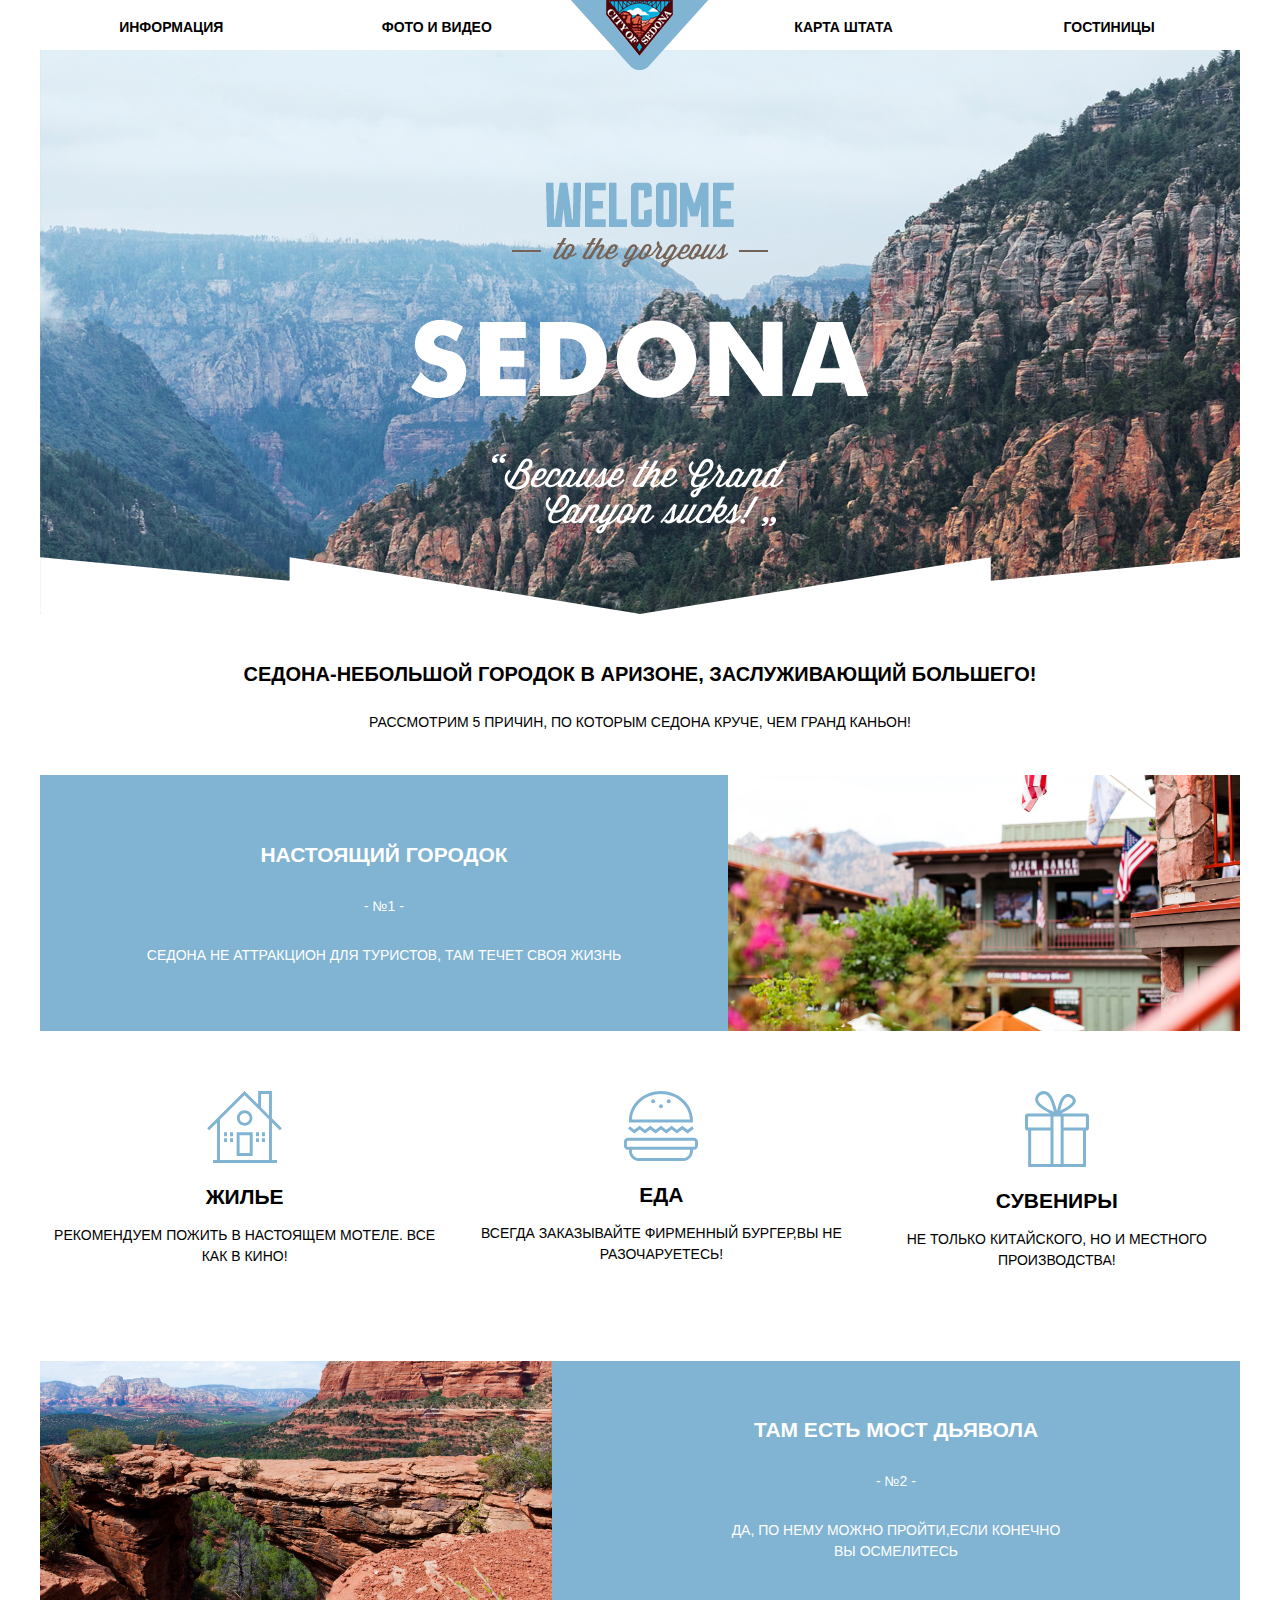
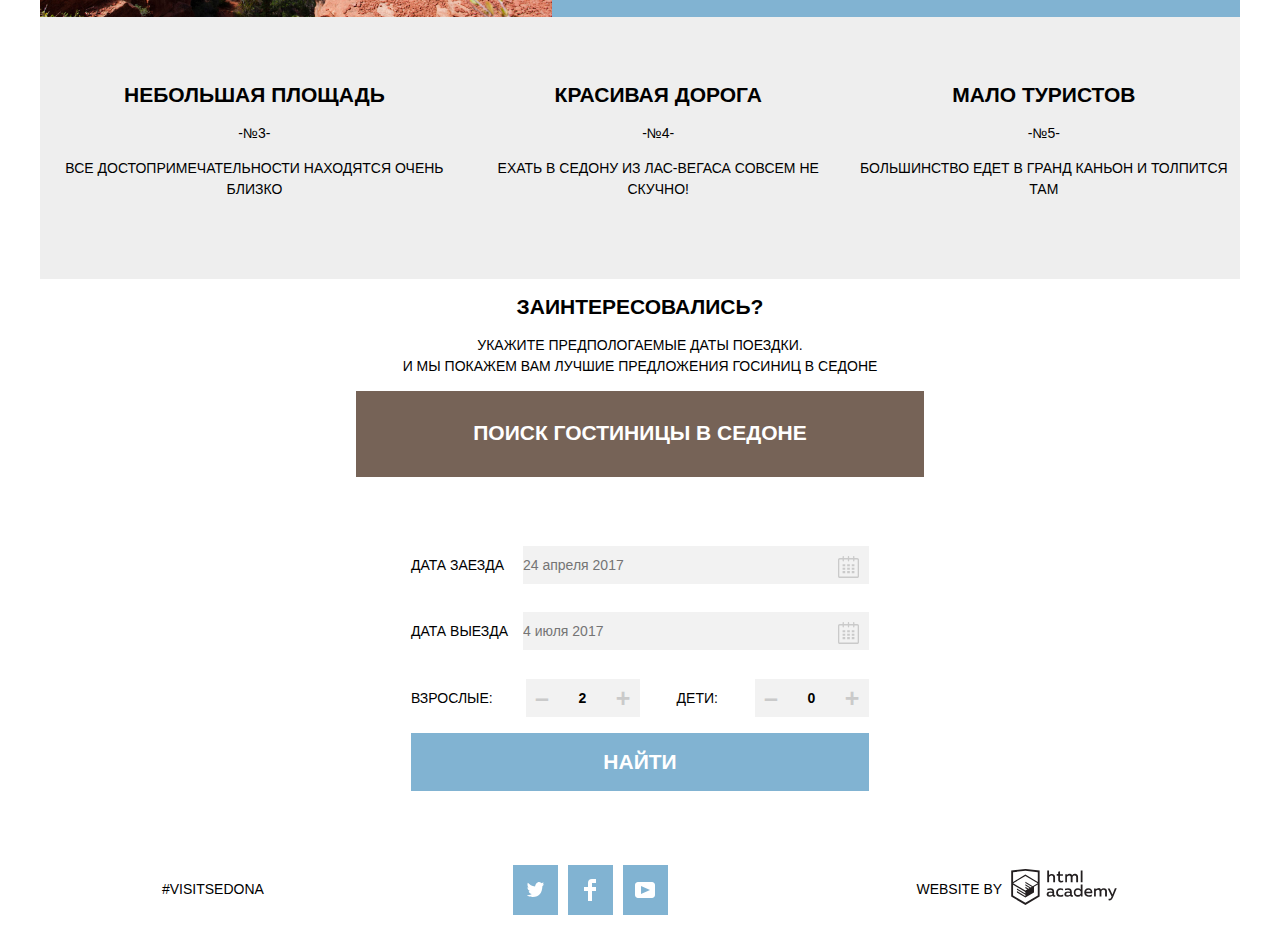
<file: index.html>
<!DOCTYPE html>
<html lang="ru">
  <head>
    <meta charset="utf-8">
    <title>HTML Academy: Седона</title>
	<link href="https://fonts.googleapis.com/css?family=PT+Sans:400,700&amp;subset=cyrillic" rel="stylesheet">
	<link href="css/normalize.css" rel="stylesheet">
	 <link href="css/style.css" rel="stylesheet">
  </head>
  <body>
	<header>
		<nav class="navigation">
			<ul class="site-navigation">
				<li> <a href="info.html">Информация</a></li>
				<li> <a href="photovideo.html">Фото и видео</a></li>
			</ul>
			<img src="img/logo.png" alt="Треугольный логотип" height="70" width="138">
			<ul class="site-navigation">
				<li> <a href="map.html">карта штата</a></li>
				<li> <a href="hotels.html">Гостиницы</a></li>
			</ul>
		</nav>
	</header>
		<main class="container">
		<div class="welcome-to-sedona">
			<div class="about-sedona">
				<h1 class="real-town"> Седона-небольшой городок в аризоне, заслуживающий большего! </h1>
				<p>Рассмотрим 5 причин, по которым Седона круче, чем гранд Каньон!<p>
			</div>
		</div>
		<div class="real-town">
			<div class="blue-box">
				<h2>Настоящий городок</h2>
				<p>- №1 -</p>
				<p>Седона не аттракцион для туристов, там течет своя жизнь</p>
			</div>
			<img class="visual-effect"  src="img/town.jpg" alt="Вид на город" height="256" width="800"/>
		</div>
		<ul class="features">
			<li class="features-title">
				<img src="img/house.svg" alt="Домик">
				<h2>Жилье</h2>
				<p>Рекомендуем пожить в настоящем мотеле. Все как в кино!</p>
			</li>
			<li class="features-title">
				<img src="img/burger.svg" alt="Бургер">
				<h2>Еда</h2>
				<p>Всегда заказывайте фирменный бургер,вы не разочаруетесь!</p>
			</li>
			<li class="features-title">
				<img src="img/gift.svg" alt="Подарочки">
				<h2>сувениры</h2>
				<p>не только китайского, но и местного производства!</p>
			</li>	
		</ul>
		<div class="devils-bridge">
			<img class="visual-effect"  src="img/bridge.jpg" alt="Мост дьявола" height="256" width="800">
			<div class="blue-box">
				<h2>Там есть мост дьявола</h2>
				<p>- №2 -</p>
				<p>Да, по нему можно пройти,если конечно<br>  вы осмелитесь</p>
			</div>
		</div>
		<ul class="features">
			<li class="item-list">
				<h2>Небольшая площадь</h2>
				<p>-№3-</p>
				<p>Все достопримечательности находятся очень близко</p>
			</li>
			<li class="item-list">
				<h2>Красивая дорога</h2>
				<p>-№4-</p>
				<p>ехать в Седону из лас-Вегаса совсем не скучно!</p>
			</li>
			<li class="item-list">
				<h2>мало туристов</h2>
				<p>-№5-</p>
				<p>Большинство едет в Гранд Каньон и толпится там</p>
			</li>
		</ul>
		<section class="interest">
			<h2>Заинтересовались?</h2>
			<p>Укажите предпологаемые даты поездки.<br>
			И мы покажем вам лучшие предложения госиниц в Седоне</p>
		</section>
		<section class="search">
			<button class="brown-button big">поиск гостиницы в Седоне</button>
				<form class="hotel-search" method="post" action="https://echo.htmlacademy.ru">
					<div class="dates">
						<p class="form-row">
							<label for="arrival-date">Дата заезда</label>
							<input id="arrival-date" class="date-input" type="text" name="arrival-date" placeholder="24 апреля 2017">
							<svg xmlns="http://www.w3.org/2000/svg" width="21" height="22" viewBox="0 0 21 22"><path d="M19.251 2.025h-2.845V.648c0-.381-.294-.689-.656-.689-.363 0-.656.308-.656.689v1.377h-3.938V.648c0-.381-.294-.689-.655-.689-.363 0-.657.308-.657.689v1.377H5.906V.648c0-.381-.294-.689-.656-.689-.363 0-.657.308-.657.689v1.377H1.75C.784 2.025 0 2.847 0 3.862v16.302C0 21.179.784 22 1.75 22h17.501c.966 0 1.749-.821 1.749-1.836V3.862c0-1.015-.783-1.837-1.749-1.837zm.437 18.139a.448.448 0 0 1-.437.459H1.75a.45.45 0 0 1-.438-.459V3.862a.45.45 0 0 1 .438-.459h2.844v1.378c0 .381.294.689.657.689.362 0 .656-.308.656-.689V3.403h3.938v1.378c0 .381.294.689.657.689.361 0 .655-.308.655-.689V3.403h3.938v1.378c0 .381.293.689.656.689.362 0 .656-.308.656-.689V3.403h2.845c.241 0 .437.206.437.459v16.302z"/><path d="M4.594 8.225h2.625v2.066H4.594zM4.594 11.668h2.625v2.067H4.594zM4.594 15.112h2.625v2.066H4.594zM9.188 15.112h2.625v2.066H9.188zM9.188 11.668h2.625v2.067H9.188zM9.188 8.225h2.625v2.066H9.188zM13.781 15.112h2.625v2.066h-2.625zM13.781 11.668h2.625v2.067h-2.625zM13.781 8.225h2.625v2.066h-2.625z"/>
						</svg>
						</p>
						<p class="form-row">
							<label for="date-of-leaving">Дата выезда</label>
							<input id="date-of-leaving" class="date-input" type="text" name="date-of-leaving" placeholder="4 июля 2017"/>
							<svg xmlns="http://www.w3.org/2000/svg" width="21" height="22" viewBox="0 0 21 22"><path d="M19.251 2.025h-2.845V.648c0-.381-.294-.689-.656-.689-.363 0-.656.308-.656.689v1.377h-3.938V.648c0-.381-.294-.689-.655-.689-.363 0-.657.308-.657.689v1.377H5.906V.648c0-.381-.294-.689-.656-.689-.363 0-.657.308-.657.689v1.377H1.75C.784 2.025 0 2.847 0 3.862v16.302C0 21.179.784 22 1.75 22h17.501c.966 0 1.749-.821 1.749-1.836V3.862c0-1.015-.783-1.837-1.749-1.837zm.437 18.139a.448.448 0 0 1-.437.459H1.75a.45.45 0 0 1-.438-.459V3.862a.45.45 0 0 1 .438-.459h2.844v1.378c0 .381.294.689.657.689.362 0 .656-.308.656-.689V3.403h3.938v1.378c0 .381.294.689.657.689.361 0 .655-.308.655-.689V3.403h3.938v1.378c0 .381.293.689.656.689.362 0 .656-.308.656-.689V3.403h2.845c.241 0 .437.206.437.459v16.302z"/><path d="M4.594 8.225h2.625v2.066H4.594zM4.594 11.668h2.625v2.067H4.594zM4.594 15.112h2.625v2.066H4.594zM9.188 15.112h2.625v2.066H9.188zM9.188 11.668h2.625v2.067H9.188zM9.188 8.225h2.625v2.066H9.188zM13.781 15.112h2.625v2.066h-2.625zM13.781 11.668h2.625v2.067h-2.625zM13.781 8.225h2.625v2.066h-2.625z"/>
							</svg>
						</p>
					</div>
					<div class="numbers">
						<div class="adults">
							<p>Взрослые:</p>
							<div class="number-input">
								<div class="changing-amount">–</div>	
								<input type="text" value="2"/>
								<div class="changing-amount">+</div>
							</div>
						</div>
						<div class="children">
							<p>Дети:</p>
							<div class="number-input">
								<div class="changing-amount">–</div>	
								<input type="text" value="0"/>
								<div class="changing-amount">+</div>
							</div>
						</div>
					</div>						
						<button class="blue-button big" type="submit">Найти</button>
				</form>
		</section>
	</main>
	<footer class="main-footer">
		<p>#visitsedona</p>
		<div class="footer-social">
			<ul class="social-buttons">
				<li> 
					<a class="social-button" href="#"><span class="visually-hidden">Твитер</span>
						<svg xmlns="http://www.w3.org/2000/svg" xmlns:xlink="http://www.w3.org/1999/xlink" width="17" height="15" viewBox="0 0 17 15"><path fill="#FFF" d="M10.95.144c1.685-.496 2.984.27 3.577 1.179.673-.231 1.331-.481 2.011-.708a2.345 2.345 0 0 1-.857 1.768c.685.17 1.304-.491 1.304-.491-.169 1-1.006 1.788-1.563 2.024-.231 6.75-3.175 11.217-10.077 11.082h-.446c-.41 0-4.164-.46-4.898-1.887 2.271.196 3.893-.422 4.693-1.177-.96-.3-2.679-.477-2.979-2.95.349.106.564.228 1.19.119C1.705 8.247.374 7.53.448 5.33c.285.328 1.067.536 1.34.472C1.085 5.561-.182 2.442.894.85c1.818 1.854 3.735 3.606 7.152 3.773C8.254 2.33 9.183.793 10.95.144z"/>
						</svg> 
					</a>
				</li>
				<li> 
					<a class="social-button" href="#"><span class="visually-hidden">Фейсбук</span>
						<svg xmlns="http://www.w3.org/2000/svg" width="12" height="22" viewBox="0 0 12 22"><path fill="#FFF" d="M12 4V0H8a4 4 0 0 0-4 4v4H0v4h4v10h4V12h4V8H8V4h4z"/>
						</svg>
					</a>
				</li>
				<li> 
					<a class="social-button" href="#">
					<span class="visually-hidden">Ютуб</span>
						<svg xmlns="http://www.w3.org/2000/svg" xmlns:xlink="http://www.w3.org/1999/xlink" width="20" height="16" viewBox="0 0 20 16"><path fill="#FFF" d="M17 0H3C1.35 0 0 1.35 0 3v10c0 1.65 1.35 3 3 3h14c1.65 0 3-1.35 3-3V3c0-1.65-1.35-3-3-3zM6.027 11.998V4.002L15.014 8l-8.987 3.998z"/>
						</svg>
					</a>
				</li>
			</ul>
		</div>
		<p class="academy">Website by  <a href="https://htmlacademy.ru/intensive/htmlcss">
			<svg xmlns="http://www.w3.org/2000/svg"  width="108" height="36" viewBox="0 0 108.08 36.85"><path d="M44.61,26.88a2,2,0,0,0,.55-0.1v1.33a3.25,3.25,0,0,1-1.18.21,1.67,1.67,0,0,1-1.67-1,4.84,4.84,0,0,1-3.14,1.08c-1.51,0-2.91-.83-2.91-2.55,0-2.13,2-2.79,3.71-2.79a11.08,11.08,0,0,1,2.17.25v-0.3c0-1-.76-1.77-2.19-1.77a7.42,7.42,0,0,0-3,.64v-1.7a10.21,10.21,0,0,1,3.19-.55c2.36,0,3.81,1.12,3.81,3.65v3a0.54,0.54,0,0,0,.49.59h0.17Zm-6.44-1.13A1.35,1.35,0,0,0,39.63,27h0.11a3.39,3.39,0,0,0,2.41-1V24.58a9.72,9.72,0,0,0-1.81-.21c-1,0-2.16.33-2.16,1.38h0Zm12.36-6.11a5,5,0,0,1,2.57.64V22a4.08,4.08,0,0,0-2.3-.7,2.75,2.75,0,1,0,0,5.49,5,5,0,0,0,2.43-.64v1.71a6.27,6.27,0,0,1-2.76.57A4.21,4.21,0,0,1,46,24.51q0-.21,0-0.41a4.32,4.32,0,0,1,4.18-4.46h0.38Zm12.17,7.24a2,2,0,0,0,.55-0.1v1.33a3.25,3.25,0,0,1-1.18.21,1.67,1.67,0,0,1-1.67-1,4.84,4.84,0,0,1-3.14,1.08c-1.51,0-2.91-.83-2.91-2.55,0-2.13,2-2.79,3.71-2.79a11.08,11.08,0,0,1,2.17.25v-0.3c0-1-.76-1.77-2.19-1.77a7.42,7.42,0,0,0-3,.64v-1.7a10.21,10.21,0,0,1,3.19-.55c2.36,0,3.81,1.12,3.81,3.65v3a0.54,0.54,0,0,0,.49.59h0.17Zm-6.44-1.13A1.35,1.35,0,0,0,57.73,27h0.11a3.39,3.39,0,0,0,2.41-1V24.58a9.72,9.72,0,0,0-1.81-.21c-1.06,0-2.16.33-2.16,1.38h0ZM73,16V28.2H71.35V26.88a3.88,3.88,0,0,1-3.19,1.54,4.4,4.4,0,0,1,0-8.78,3.81,3.81,0,0,1,3,1.3V16H73Zm-4.53,5.22a2.76,2.76,0,1,0,0,5.52A2.86,2.86,0,0,0,71.15,25V23A2.91,2.91,0,0,0,68.49,21.27ZM79,19.64c3.31,0,4.46,2.68,3.92,5.09H76.7c0.21,1.5,1.67,2.11,3.19,2.11a6.11,6.11,0,0,0,2.64-.59v1.6a7.14,7.14,0,0,1-3,.57C77,28.42,74.78,27,74.78,24a4.18,4.18,0,0,1,4-4.39H79Zm0.09,1.54a2.28,2.28,0,0,0-2.44,2.1v0.06H81.3A2,2,0,0,0,79.13,21.18Zm5.73,7V19.87h1.65v1a3.81,3.81,0,0,1,2.78-1.27A2.86,2.86,0,0,1,91.89,21a4.12,4.12,0,0,1,2.91-1.33A3.06,3.06,0,0,1,98,23V28.2h-1.9V23.05a1.59,1.59,0,0,0-1.42-1.75H94.42a2.8,2.8,0,0,0-2.07,1.12V28.2h-1.9V23.05A1.59,1.59,0,0,0,89,21.31H88.8a3,3,0,0,0-2.21,1.29v5.63H84.86Zm21.31-8.33h1.9l-3.91,9.46c-0.9,2.17-2.09,2.86-3.35,2.86a4.76,4.76,0,0,1-1.1-.14V30.46a2.86,2.86,0,0,0,.85.12c0.9,0,1.58-.64,2.07-1.9l0.17-.42-4-8.4h2l2.86,6.29ZM38.73,1.46V6.22a3.81,3.81,0,0,1,2.7-1.14,3.25,3.25,0,0,1,3.44,3.4v5.15H43V8.72a1.81,1.81,0,0,0-1.61-2h-0.3a2.93,2.93,0,0,0-2.32,1.39v5.52h-1.9V1.46h1.9ZM49.94,2.31v3h3V6.91h-3v3.81c0,1.1.5,1.46,1.58,1.46a4.49,4.49,0,0,0,1.69-.33v1.6A6.8,6.8,0,0,1,51,13.8a2.55,2.55,0,0,1-2.86-2.74V6.89H46.58V5.26h1.5V2.74Zm5.4,11.31V5.28H57v1A3.81,3.81,0,0,1,59.77,5a2.86,2.86,0,0,1,2.6,1.33A4.12,4.12,0,0,1,65.28,5,3.06,3.06,0,0,1,68.44,8.4v5.21h-1.9V8.46a1.59,1.59,0,0,0-1.42-1.75H64.89a2.8,2.8,0,0,0-2.07,1.12v5.78h-1.9V8.46A1.59,1.59,0,0,0,59.5,6.71H59.27A3,3,0,0,0,57.06,8v5.63H55.34ZM71.17,1.45H73V13.6H71.17V1.45ZM14.71,0H14.55L0,1.54V28.21l14.55,8.66,14.55-8.66V1.54Zm12.5,27.1L14.55,34.64,1.9,27.12V16.18l12.59,7.5V25L5.86,19.9v1.31l8.68,5.21v1.39L5.87,22.65V24l8.68,5.21,8.75-5.24V18.31L27.2,16V27.12Zm0-12.53-3.48,2-1.6,1L14.51,13v1.31L21,18.23H21l-0.14.09-1,.54-5.37-3.2V17l4.24,2.52-1,.67-3.2-1.9v1.31l2.1,1.24L14.5,22.1,2,14.65,14.51,7.11Zm0-1.32L14.49,5.76,1.91,13.25v-10L14.56,1.92,27.21,3.25v10h0Z" transform="translate(0 -0.02)" fill="#231f20"/>
			</svg>
			</a>
		</p>
	</footer>
  </body>
</html>
</file>
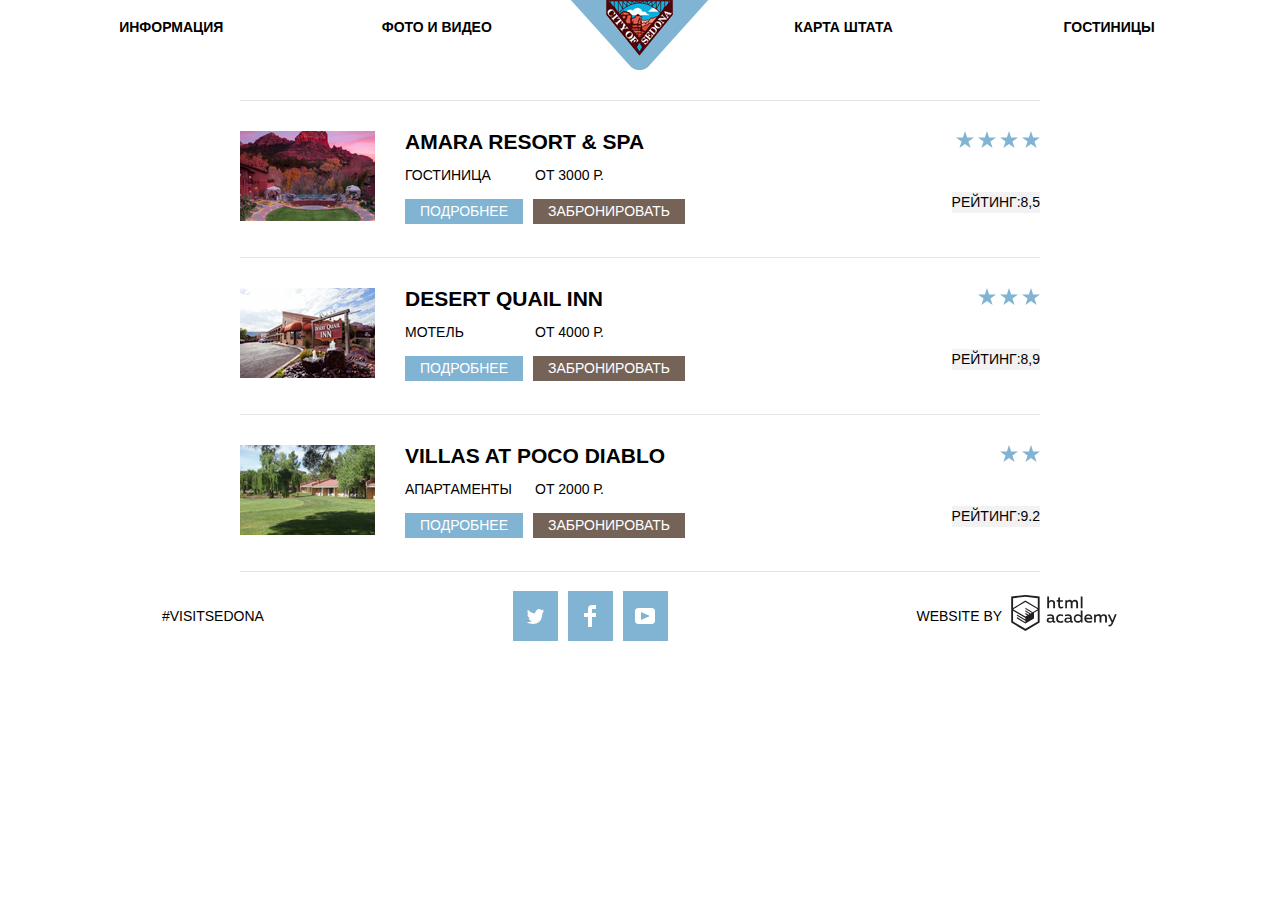
<file: inner.html>
<!DOCTYPE html>
<html lang="ru">
  <head>
    <meta charset="utf-8">
    <title>HTML Academy: Седона</title>
	<link href="https://fonts.googleapis.com/css?family=PT+Sans:400,700&amp;subset=cyrillic" rel="stylesheet">
	<link href="css/normalize.css" rel="stylesheet">
	 <link href="css/style.css" rel="stylesheet">
  </head>
	<body>
	<header>
		<nav class="navigation">
			<ul class="site-navigation">
				<li> <a href="info.html">Информация</a></li>
				<li> <a href="photovideo.html">Фото и видео</a></li>
			</ul>
			<a href="index.html"><img src="img/logo.png" alt="Треугольный логотип" height="70" width="138"></a>
			<ul class="site-navigation">
				<li> <a href="map.html">карта штата</a></li>
				<li> <a href="hotels.html">Гостиницы</a></li>
			</ul>
		</nav>
	</header>
		<main class="results">
			<ul class="search-of-hotels">
				<li class="variants">
				<div class="variant">
					<div class="hotel-logo">
						<img src="img/amara.png" alt="Amara Resort & SPA">
					</div>
					<div class="discription">
						<h2>Amara Resort & SPA</h2>
						<div class="type-price">
							<span class="type-of-staying"> ГОСТИНИЦА</span>
							<span class="price"> от 3000 р.</span>
						</div>
						<div class="buttons">
							<a class="about blue-button" href="#">Подробнее</a>
							<a class="booking brown-button" href="#" >Забронировать</a>
						</div>
					</div>
					</div>
					<div class="quality">
						<div>
							<img src="img/star.svg" alt="stars">
							<img src="img/star.svg" alt="stars">
							<img src="img/star.svg" alt="stars">
							<img src="img/star.svg" alt="stars">
						</div>
						<p class="rating"> Рейтинг:8,5</p>
					</div>
				</li>
				<li class="variants">
				<div class="variant">
					<div class="hotel-logo">
						<img src="img/desert.png" alt="DESERT QUAIL INN">
					</div>
					<DIV CLASS="discription">
						<h2>DESERT QUAIL INN</h2>
						<div class="type-price">
							<span class="type-of-staying"> МОТЕЛЬ</span>
							<span class="price"> от 4000 р.</span>
						</div>
						<div class="buttons">
							<a class="about blue-button" href="#">Подробнее</a>
							<a class="booking brown-button" href="#" >Забронировать</a>
						</div>
					</div>
					</div>
					<div class="quality">
						<div>
							<img src="img/star.svg" alt="stars">
							<img src="img/star.svg" alt="stars">
							<img src="img/star.svg" alt="stars">
						</div>
						<p class="rating"> Рейтинг:8,9</p>
					</div>
				</li>
				<li class="variants">
				<div class="variant">
					<div class="hotel-logo">
						<img src="img/villas.png" alt="VILLAS AT POCO DIABLO">
					</div>
					<div CLASS="discription">
						<h2>VILLAS AT POCO DIABLO</h2>
						<div class="type-price">
							<span class="type-of-staying"> АПАРТАМЕНТЫ</span>
							<span class="price"> от 2000 р.</span>
						</div>
						<div class="buttons">
							<a class="about blue-button" href="#">Подробнее</a>
							<a class="booking brown-button" href="#" >Забронировать</a>
						</div>
					</div>
					</div>
					<div class="quality">
						<div>
							<img src="img/star.svg" alt="stars">
							<img src="img/star.svg" alt="stars">
						</div>
						<p class="rating"> Рейтинг:9.2</p>
					</div>
				</li>
			</ul>
		</main>
		<footer class="main-footer">
		<p>#visitsedona</p>
		<div class="footer-social">
			<ul class="social-buttons">
				<li> 
					<a class="social-button" href="#"><span class="visually-hidden">Твитер</span>
						<svg xmlns="http://www.w3.org/2000/svg" xmlns:xlink="http://www.w3.org/1999/xlink" width="17" height="15" viewBox="0 0 17 15"><path fill="#FFF" d="M10.95.144c1.685-.496 2.984.27 3.577 1.179.673-.231 1.331-.481 2.011-.708a2.345 2.345 0 0 1-.857 1.768c.685.17 1.304-.491 1.304-.491-.169 1-1.006 1.788-1.563 2.024-.231 6.75-3.175 11.217-10.077 11.082h-.446c-.41 0-4.164-.46-4.898-1.887 2.271.196 3.893-.422 4.693-1.177-.96-.3-2.679-.477-2.979-2.95.349.106.564.228 1.19.119C1.705 8.247.374 7.53.448 5.33c.285.328 1.067.536 1.34.472C1.085 5.561-.182 2.442.894.85c1.818 1.854 3.735 3.606 7.152 3.773C8.254 2.33 9.183.793 10.95.144z"/>
						</svg> 
					</a>
				</li>
				<li> 
					<a class="social-button" href="#"><span class="visually-hidden">Фейсбук</span>
						<svg xmlns="http://www.w3.org/2000/svg" width="12" height="22" viewBox="0 0 12 22"><path fill="#FFF" d="M12 4V0H8a4 4 0 0 0-4 4v4H0v4h4v10h4V12h4V8H8V4h4z"/>
						</svg>
					</a>
				</li>
				<li> 
					<a class="social-button" href="#">
					<span class="visually-hidden">Ютуб</span>
						<svg xmlns="http://www.w3.org/2000/svg" xmlns:xlink="http://www.w3.org/1999/xlink" width="20" height="16" viewBox="0 0 20 16"><path fill="#FFF" d="M17 0H3C1.35 0 0 1.35 0 3v10c0 1.65 1.35 3 3 3h14c1.65 0 3-1.35 3-3V3c0-1.65-1.35-3-3-3zM6.027 11.998V4.002L15.014 8l-8.987 3.998z"/>
						</svg>
					</a>
				</li>
			</ul>
		</div>
		<p class="academy">Website by  <a href="https://htmlacademy.ru/intensive/htmlcss">
			<svg xmlns="http://www.w3.org/2000/svg"  width="108" height="36" viewBox="0 0 108.08 36.85"><path d="M44.61,26.88a2,2,0,0,0,.55-0.1v1.33a3.25,3.25,0,0,1-1.18.21,1.67,1.67,0,0,1-1.67-1,4.84,4.84,0,0,1-3.14,1.08c-1.51,0-2.91-.83-2.91-2.55,0-2.13,2-2.79,3.71-2.79a11.08,11.08,0,0,1,2.17.25v-0.3c0-1-.76-1.77-2.19-1.77a7.42,7.42,0,0,0-3,.64v-1.7a10.21,10.21,0,0,1,3.19-.55c2.36,0,3.81,1.12,3.81,3.65v3a0.54,0.54,0,0,0,.49.59h0.17Zm-6.44-1.13A1.35,1.35,0,0,0,39.63,27h0.11a3.39,3.39,0,0,0,2.41-1V24.58a9.72,9.72,0,0,0-1.81-.21c-1,0-2.16.33-2.16,1.38h0Zm12.36-6.11a5,5,0,0,1,2.57.64V22a4.08,4.08,0,0,0-2.3-.7,2.75,2.75,0,1,0,0,5.49,5,5,0,0,0,2.43-.64v1.71a6.27,6.27,0,0,1-2.76.57A4.21,4.21,0,0,1,46,24.51q0-.21,0-0.41a4.32,4.32,0,0,1,4.18-4.46h0.38Zm12.17,7.24a2,2,0,0,0,.55-0.1v1.33a3.25,3.25,0,0,1-1.18.21,1.67,1.67,0,0,1-1.67-1,4.84,4.84,0,0,1-3.14,1.08c-1.51,0-2.91-.83-2.91-2.55,0-2.13,2-2.79,3.71-2.79a11.08,11.08,0,0,1,2.17.25v-0.3c0-1-.76-1.77-2.19-1.77a7.42,7.42,0,0,0-3,.64v-1.7a10.21,10.21,0,0,1,3.19-.55c2.36,0,3.81,1.12,3.81,3.65v3a0.54,0.54,0,0,0,.49.59h0.17Zm-6.44-1.13A1.35,1.35,0,0,0,57.73,27h0.11a3.39,3.39,0,0,0,2.41-1V24.58a9.72,9.72,0,0,0-1.81-.21c-1.06,0-2.16.33-2.16,1.38h0ZM73,16V28.2H71.35V26.88a3.88,3.88,0,0,1-3.19,1.54,4.4,4.4,0,0,1,0-8.78,3.81,3.81,0,0,1,3,1.3V16H73Zm-4.53,5.22a2.76,2.76,0,1,0,0,5.52A2.86,2.86,0,0,0,71.15,25V23A2.91,2.91,0,0,0,68.49,21.27ZM79,19.64c3.31,0,4.46,2.68,3.92,5.09H76.7c0.21,1.5,1.67,2.11,3.19,2.11a6.11,6.11,0,0,0,2.64-.59v1.6a7.14,7.14,0,0,1-3,.57C77,28.42,74.78,27,74.78,24a4.18,4.18,0,0,1,4-4.39H79Zm0.09,1.54a2.28,2.28,0,0,0-2.44,2.1v0.06H81.3A2,2,0,0,0,79.13,21.18Zm5.73,7V19.87h1.65v1a3.81,3.81,0,0,1,2.78-1.27A2.86,2.86,0,0,1,91.89,21a4.12,4.12,0,0,1,2.91-1.33A3.06,3.06,0,0,1,98,23V28.2h-1.9V23.05a1.59,1.59,0,0,0-1.42-1.75H94.42a2.8,2.8,0,0,0-2.07,1.12V28.2h-1.9V23.05A1.59,1.59,0,0,0,89,21.31H88.8a3,3,0,0,0-2.21,1.29v5.63H84.86Zm21.31-8.33h1.9l-3.91,9.46c-0.9,2.17-2.09,2.86-3.35,2.86a4.76,4.76,0,0,1-1.1-.14V30.46a2.86,2.86,0,0,0,.85.12c0.9,0,1.58-.64,2.07-1.9l0.17-.42-4-8.4h2l2.86,6.29ZM38.73,1.46V6.22a3.81,3.81,0,0,1,2.7-1.14,3.25,3.25,0,0,1,3.44,3.4v5.15H43V8.72a1.81,1.81,0,0,0-1.61-2h-0.3a2.93,2.93,0,0,0-2.32,1.39v5.52h-1.9V1.46h1.9ZM49.94,2.31v3h3V6.91h-3v3.81c0,1.1.5,1.46,1.58,1.46a4.49,4.49,0,0,0,1.69-.33v1.6A6.8,6.8,0,0,1,51,13.8a2.55,2.55,0,0,1-2.86-2.74V6.89H46.58V5.26h1.5V2.74Zm5.4,11.31V5.28H57v1A3.81,3.81,0,0,1,59.77,5a2.86,2.86,0,0,1,2.6,1.33A4.12,4.12,0,0,1,65.28,5,3.06,3.06,0,0,1,68.44,8.4v5.21h-1.9V8.46a1.59,1.59,0,0,0-1.42-1.75H64.89a2.8,2.8,0,0,0-2.07,1.12v5.78h-1.9V8.46A1.59,1.59,0,0,0,59.5,6.71H59.27A3,3,0,0,0,57.06,8v5.63H55.34ZM71.17,1.45H73V13.6H71.17V1.45ZM14.71,0H14.55L0,1.54V28.21l14.55,8.66,14.55-8.66V1.54Zm12.5,27.1L14.55,34.64,1.9,27.12V16.18l12.59,7.5V25L5.86,19.9v1.31l8.68,5.21v1.39L5.87,22.65V24l8.68,5.21,8.75-5.24V18.31L27.2,16V27.12Zm0-12.53-3.48,2-1.6,1L14.51,13v1.31L21,18.23H21l-0.14.09-1,.54-5.37-3.2V17l4.24,2.52-1,.67-3.2-1.9v1.31l2.1,1.24L14.5,22.1,2,14.65,14.51,7.11Zm0-1.32L14.49,5.76,1.91,13.25v-10L14.56,1.92,27.21,3.25v10h0Z" transform="translate(0 -0.02)" fill="#231f20"/>
			</svg>
			</a>
		</p>
	</footer>
	</body>
</html>
</file>
<file: css/style.css>
﻿body {
  margin: 0 auto;
  padding: 0;
  font-family: "PT Sans Narrow", Arial, sans-serif;
  font-size: 14px;
  line-height: 21px;
  color: #000000;
  text-transform: uppercase;
  background-color: #ffffff;
  width: 1200px;
}

.real-town {
  font-size: 20px;
  text-align: center;
}

.site-navigation,
.features,
.social-buttons,
.search-of-hotels {
  padding: 0;
  list-style: none;
}

a {
  text-decoration: none;
  color: #000000;
}

a:hover {
  color: #81b3d2
}

a:focus {
  color: #dadada;
}

.site-navigation {
  font-size: 14px;
  line-height: 26px;
  font-weight: bold;
  display: flex;
  justify-content: space-around;
  width: 100%;
  height: 50px;
}

.welcome-to-sedona {
  background-image: url("../img/intro.png");
  width: 1200px;
  height: 725px;
  background-repeat: no-repeat;
  background-color: #ace5ee;
  display: flex;
  flex-direction: column;
  justify-content: flex-end;
  align-items: center;
}

.real-town {
  display: flex;
}

.container .about-sedona,
.interest {
  text-align: center;
}

.blue-box {
  width: 100%;
  display: flex;
  flex-direction: column;
  justify-content: center;
  color: #ffffff;
  background-color: #81b3d2;
  padding-left: 25px;
  padding-right: 25px;
  font-size: 14px;
  line-height: 21px;
  align-items: center;
  text-align: center;
}

.features-title {
  text-align: center;
  margin: 0;
  padding-top: 60px;
  padding-bottom: 76px;
}

.item-list {
  background-color: #eeeeee;
  text-align: center;
  padding-top: 50px;
  padding-bottom: 65px;
}

.date-input {
  font: inherit;
  background-color: #f2f2f2;
  border: none;
  width: 346px;
  height: 38px;
  padding: 0;
}

.date-input:hover {
  background-color: #ebebeb;
}

.date-input:focus {
  background-color: #ffffff;
  border: 2px solid #e5e5e5;
}

.brown-button {
  background-color: #766357;
  color: #ffffff;
  border: none;
}

.brown-button:hover {
  background-color: #604e43;
}

.brown-button:active {
  background-color: #503e33;
  color: #928a85;
}

.blue-button {
  font: inherit;
  text-align: center;
  color: #ffffff;
  vertical-align: middle;
  text-transform: uppercase;
  background-color: #81b3d2;
  border: none;
}

.blue-button:hover {
  background-color: #669ec0;
}

.blue-button:active {
  background-color: #5496bd;
  color: #94b9d2;
}

.social-button {
  display: flex;
  justify-content: center;
  align-items: center;
  display: flex;
  margin: 5px;
  width: 45px;
  height: 50px;
  background-color: #81b3d2;
  text-decoration: none;
}

.social-button:focus path {
  fill: #94b9d2;
}

.social-button:hover {
  background-color: #669ec0;
}

.social-button:active {
  background-color: #5496bd;
}

.rating {
  background-color: #f2f2f2;
}

.navigation{
  display: flex;
  justify-content: space-around;
  width: 100%;
  height: 50px;
}

.features {
  margin: 0;
  display: flex;
  width: 100%;
}

.devils-bridge {
  display: flex;
}

.main-footer {
  width: 100%;
  display: flex;
  justify-content: space-around;
  align-items: center;
}

.social-buttons {
  display: flex;
  justify-content: center;
  align-items: center;
}

.search {
  display: flex;
  align-items: center;
  flex-direction: column;
}

.dates {
  display: flex;
  align-items: flex-start;
  flex-direction: column;
}

.numbers {
  display: flex;
  width: 458px;
}

.adults,
.children {
  display: flex;
  margin: 0;
  padding-top: 10px;
  padding-bottom: 10px;
  align-items: center;
  width: 50%;
  justify-content: space-between;
}

.adults span,
.children span {
  color: #cacaca;
}

.adults:hover span,
.children:hover span,
.changing-amount:hover {
  color: #000000;
}

.adults:active span,
.children:active span,
.changing-amount:active {
  color: #81b3d2;
}

.adults input,
.children input {
  width: 25px;
  background: none;
  border: none;
  text-align: center;
  font-weight: bold;
}

.number-input {
  display: flex;
  width: 50%;
  justify-content: space-around;
  align-items: center;
  background-color: #f2f2f2;
  height: 38px;
  padding: 0;
  margin: 0;
}

.hotel-search {
  display: flex;
  flex-direction: column;
  padding: 55px;
  box-sizing: border-box;
}

.search-of-hotels {
  display: flex;
  flex-direction: column;
  justify-content: center;
  width: 800px;
  margin: 0;
}

.variants {
  display: flex;
  padding-top: 30px;
  padding-bottom: 30px;
  justify-content: space-between;
  border-top: 1px solid #e5e5e5;
}

.variants:last-child {
  border-bottom: 1px solid #e5e5e5;
}

.hotel-logo {
  padding-right: 30px;
}

.quality {
  display: flex;
  flex-direction: column;
  align-items: flex-end;
  justify-content: space-between;
}

.discription {
  display: flex;
  flex-direction: column;
  height: 93px;
  justify-content: space-between;
}

.about-sedona {
  display: flex;
  flex-direction: column;
}

.academy {
  display: flex;
  justify-content: center;
  align-items: center;
}

.academy:hover path {
  fill: #81b3d2;
}

.academy:active path {
  fill: #bdbbbc;
}

.academy a {
  margin-left: 8px;
}

.visually-hidden:not(:focus):not(:active){
  position: absolute;
  width: 1px;
  height: 1px;
  margin: -1px;
  border: 0;
  padding: 0;
  white-space: nowrap;
  clip-path: inset(100%);
  clip: rect(0 0 0 0);
  overflow: hidden;
}

.brown-button.big {
  box-sizing: border-box;
  width: 568px;
  height: 86px;
  text-transform: uppercase;
  font-size: 21px;
  font-weight: bold;
}

.blue-button.big {
  box-sizing: border-box;
  width: 458px;
  height: 58px;
  text-transform: uppercase;
  font-size: 21px;
  font-weight: bold;
  margin: auto;
}

.dates:active path {
  fill: #81b3d2;
}

.dates:hover path {
  fill: #000000;
}

.form-row {
  position: relative;
  display: flex;
  justify-content: space-between;
  align-items: baseline;
  width: 100%;
}

.form-row svg {
  position: absolute;
  top: 10px;
  right: 10px;
}

.form-row path {
  fill: #cacaca;
}

.form-row:hover path {
  fill: #000000;
}

.form-row:active path {
  fill: #81b3d2;
}

.results {
  margin-top: 50px;
  display: flex;
  justify-content: center;
}

.variant {
  display: flex;
}

.discription h2 {
  margin: 0
}

.about,
.booking {
  padding: 2px 15px;
  margin-right: 10px;
}

.buttons,
.type-price {
  display: flex;
  align-items: baseline;
}

.type-price {
  text-align: left;
}

.type-of-staying {
  width: 130px;
}

.changing-amount {
  font-size: 25px;
  font-weight: bold;
  color: #cacaca;
  text-align: center;
}

.adults p,
.children p {
  width: 50%;
}

.children p {
  text-align: center;
}
</file>
